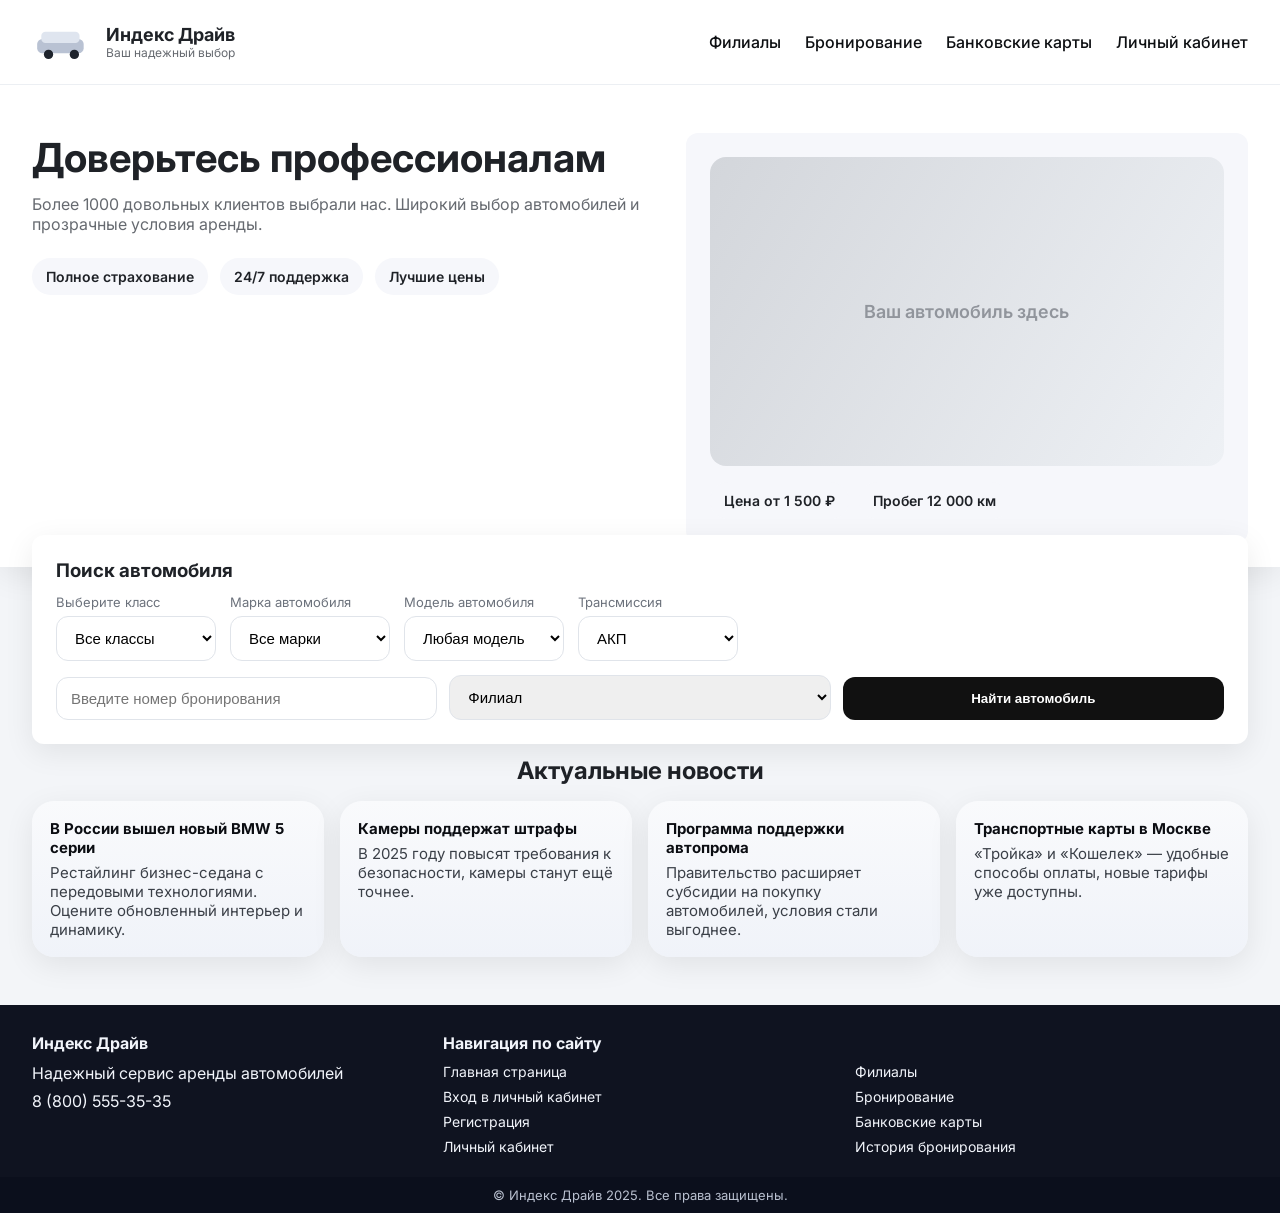
<file: index.html>
<!doctype html>
<html lang="ru">
<head>
  <meta charset="UTF-8">
  <meta name="viewport" content="width=device-width, initial-scale=1.0">
  <title>Индекс Драйв — Главная</title>
  <link rel="stylesheet" href="style.css">
</head>
<body>
  <header>
    <div class="logo">
      <svg viewBox="0 0 120 80" aria-hidden="true">
        <rect x="10" y="34" width="90" height="28" rx="10" fill="#b9c2d3" />
        <rect x="18" y="20" width="74" height="22" rx="8" fill="#dfe5ef" />
        <circle cx="32" cy="64" r="9" fill="#1e232c" />
        <circle cx="82" cy="64" r="9" fill="#1e232c" />
      </svg>
      <div class="logo-title">
        <strong>Индекс Драйв</strong>
        <span>Ваш надежный выбор</span>
      </div>
    </div>
    <nav>
      <a href="branches.html">Филиалы</a>
      <a href="cars.html">Бронирование</a>
      <a href="cards.html">Банковские карты</a>
      <a href="account.html">Личный кабинет</a>
    </nav>
  </header>

  <main>
    <section class="hero">
      <div>
        <h1>Доверьтесь профессионалам</h1>
        <p>Более 1000 довольных клиентов выбрали нас. Широкий выбор автомобилей и прозрачные условия аренды.</p>
        <div class="badges">
          <span class="badge">Полное страхование</span>
          <span class="badge">24/7 поддержка</span>
          <span class="badge">Лучшие цены</span>
        </div>
      </div>
      <div class="car-panel">
        <div class="car-image">Ваш автомобиль здесь</div>
        <div style="display:flex;gap:10px;align-items:center;">
          <span class="badge">Цена от 1 500 ₽</span>
          <span class="badge">Пробег 12 000 км</span>
        </div>
      </div>
    </section>

    <section class="search-card">
      <h3 style="margin:0 0 12px;">Поиск автомобиля</h3>
      <div class="search-top">
        <label>Выберите класс
          <select>
            <option>Все классы</option>
            <option>Премиум</option>
            <option>Средний</option>
            <option>Эконом</option>
          </select>
        </label>
        <label>Марка автомобиля
          <select>
            <option>Все марки</option>
            <option>BMW</option>
            <option>Mercedes</option>
            <option>Toyota</option>
          </select>
        </label>
        <label>Модель автомобиля
          <select>
            <option>Любая модель</option>
            <option>3 Series</option>
            <option>C-Class</option>
            <option>Camry</option>
          </select>
        </label>
        <label>Трансмиссия
          <select>
            <option>АКП</option>
            <option>МКП</option>
          </select>
        </label>
      </div>
      <div class="search-bottom">
        <input type="text" placeholder="Введите номер бронирования">
        <select>
          <option>Филиал</option>
          <option>Центральный</option>
          <option>Университет</option>
        </select>
        <button class="button-primary">Найти автомобиль</button>
      </div>
    </section>

    <section class="section">
      <h2>Актуальные новости</h2>
      <div class="news-grid">
        <article class="news-card">
          <strong>В России вышел новый BMW 5 серии</strong>
          <span>Рестайлинг бизнес-седана с передовыми технологиями. Оцените обновленный интерьер и динамику.</span>
        </article>
        <article class="news-card">
          <strong>Камеры поддержат штрафы</strong>
          <span>В 2025 году повысят требования к безопасности, камеры станут ещё точнее.</span>
        </article>
        <article class="news-card">
          <strong>Программа поддержки автопрома</strong>
          <span>Правительство расширяет субсидии на покупку автомобилей, условия стали выгоднее.</span>
        </article>
        <article class="news-card">
          <strong>Транспортные карты в Москве</strong>
          <span>«Тройка» и «Кошелек» — удобные способы оплаты, новые тарифы уже доступны.</span>
        </article>
      </div>
    </section>
  </main>

  <footer>
    <div class="footer">
      <div>
        <h4>Индекс Драйв</h4>
        <p style="margin:0 0 8px;">Надежный сервис аренды автомобилей</p>
        <div>8 (800) 555-35-35</div>
      </div>
      <div>
        <h4>Навигация по сайту</h4>
        <ul>
          <li><a href="index.html">Главная страница</a></li>
          <li><a href="login.html">Вход в личный кабинет</a></li>
          <li><a href="registration.html">Регистрация</a></li>
          <li><a href="account.html">Личный кабинет</a></li>
        </ul>
      </div>
      <div>
        <h4>&nbsp;</h4>
        <ul>
          <li><a href="branches.html">Филиалы</a></li>
          <li><a href="cars.html">Бронирование</a></li>
          <li><a href="cards.html">Банковские карты</a></li>
          <li><a href="history.html">История бронирования</a></li>
        </ul>
      </div>
    </div>
    <div class="footer-bottom">© Индекс Драйв 2025. Все права защищены.</div>
  </footer>
</body>
</html>
</file>
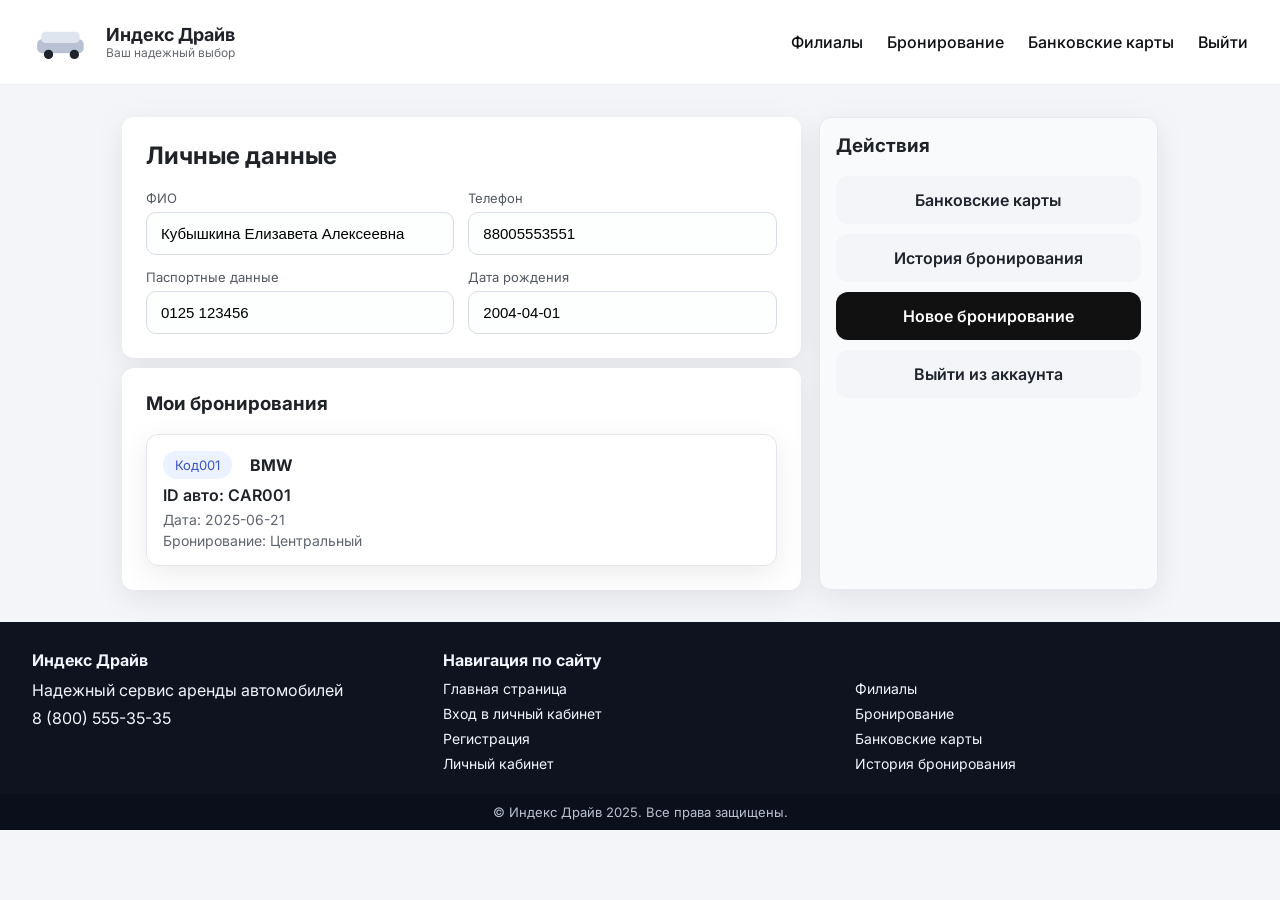
<file: account.html>
<!doctype html>
<html lang="ru">
<head>
  <meta charset="UTF-8">
  <meta name="viewport" content="width=device-width, initial-scale=1.0">
  <title>Личный кабинет — Индекс Драйв</title>
  <link rel="stylesheet" href="style.css">
</head>
<body>
  <header>
    <div class="logo">
      <svg viewBox="0 0 120 80" aria-hidden="true">
        <rect x="10" y="34" width="90" height="28" rx="10" fill="#b9c2d3" />
        <rect x="18" y="20" width="74" height="22" rx="8" fill="#dfe5ef" />
        <circle cx="32" cy="64" r="9" fill="#1e232c" />
        <circle cx="82" cy="64" r="9" fill="#1e232c" />
      </svg>
      <div class="logo-title">
        <strong>Индекс Драйв</strong>
        <span>Ваш надежный выбор</span>
      </div>
    </div>
    <nav>
      <a href="branches.html">Филиалы</a>
      <a href="cars.html">Бронирование</a>
      <a href="cards.html">Банковские карты</a>
      <a href="login.html">Выйти</a>
    </nav>
  </header>

  <main class="page">
    <div class="grid-2">
      <div class="list-block">
        <div class="card">
          <h2 style="margin-top:0;">Личные данные</h2>
          <div class="form-grid">
            <label>ФИО
              <input type="text" value="Кубышкина Елизавета Алексеевна">
            </label>
            <label>Телефон
              <input type="text" value="88005553551">
            </label>
            <label>Паспортные данные
              <input type="text" value="0125 123456">
            </label>
            <label>Дата рождения
              <input type="text" value="2004-04-01">
            </label>
          </div>
        </div>

        <div class="card">
          <h3 style="margin-top:0;">Мои бронирования</h3>
          <div class="booking-card">
            <div style="display:flex;align-items:center;gap:10px;">
              <span class="tag" style="background:#ecf2ff;color:#3a54c3;">Код001</span>
              <strong>BMW</strong>
            </div>
            <p style="margin:6px 0; font-weight:600;">ID авто: CAR001</p>
            <div style="color:#606570; font-size:14px; display:grid; gap:4px;">
              <span>Дата: 2025-06-21</span>
              <span>Бронирование: Центральный</span>
            </div>
          </div>
        </div>
      </div>

      <aside class="action-card">
        <h3 style="margin-top:0;">Действия</h3>
        <a class="button-primary" href="cards.html" style="display:block;text-align:center;background:#f3f5f9;color:#1f232b;">Банковские карты</a>
        <a class="button-primary" href="history.html" style="display:block;text-align:center;background:#f3f5f9;color:#1f232b;">История бронирования</a>
        <a class="button-primary" href="cars.html" style="display:block;text-align:center;">Новое бронирование</a>
        <a class="button-primary" href="login.html" style="display:block;text-align:center;background:#f3f5f9;color:#1f232b;">Выйти из аккаунта</a>
      </aside>
    </div>
  </main>

  <div class="modal" id="add-card-modal">
    <div class="modal-content">
      <a class="modal-close" href="#">×</a>
      <h3 style="margin-top:0;">Добавление банковской карты</h3>
      <div class="form-grid">
        <label>Номер карты
          <input type="text" placeholder="1111 2222 3333 4444">
        </label>
        <label>Имя и фамилия держателя
          <input type="text" placeholder="IVAN IVANOV">
        </label>
        <label>Срок действия
          <input type="text" placeholder="MM/ГГ">
        </label>
        <label>CVV/CVC
          <input type="text" placeholder="123">
        </label>
      </div>
      <div class="form-actions">
        <button class="button-primary" style="width:100%;">Добавить</button>
      </div>
    </div>
  </div>

  <footer>
    <div class="footer">
      <div>
        <h4>Индекс Драйв</h4>
        <p style="margin:0 0 8px;">Надежный сервис аренды автомобилей</p>
        <div>8 (800) 555-35-35</div>
      </div>
      <div>
        <h4>Навигация по сайту</h4>
        <ul>
          <li><a href="index.html">Главная страница</a></li>
          <li><a href="login.html">Вход в личный кабинет</a></li>
          <li><a href="registration.html">Регистрация</a></li>
          <li><a href="account.html">Личный кабинет</a></li>
        </ul>
      </div>
      <div>
        <h4>&nbsp;</h4>
        <ul>
          <li><a href="branches.html">Филиалы</a></li>
          <li><a href="cars.html">Бронирование</a></li>
          <li><a href="cards.html">Банковские карты</a></li>
          <li><a href="history.html">История бронирования</a></li>
        </ul>
      </div>
    </div>
    <div class="footer-bottom">© Индекс Драйв 2025. Все права защищены.</div>
  </footer>
</body>
</html>
</file>
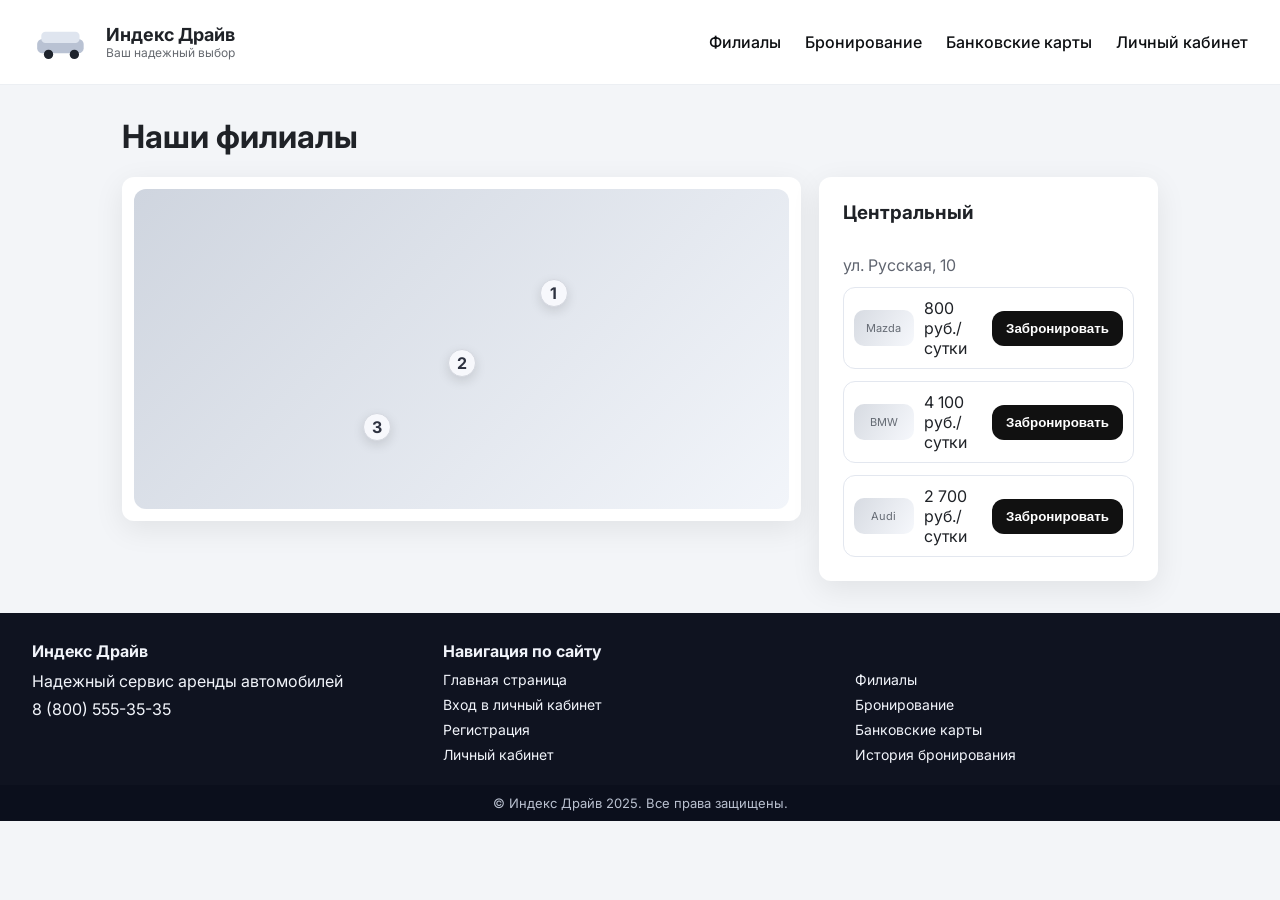
<file: branches.html>
<!doctype html>
<html lang="ru">
<head>
  <meta charset="UTF-8">
  <meta name="viewport" content="width=device-width, initial-scale=1.0">
  <title>Наши филиалы — Индекс Драйв</title>
  <link rel="stylesheet" href="style.css">
</head>
<body>
  <header>
    <div class="logo">
      <svg viewBox="0 0 120 80" aria-hidden="true">
        <rect x="10" y="34" width="90" height="28" rx="10" fill="#b9c2d3" />
        <rect x="18" y="20" width="74" height="22" rx="8" fill="#dfe5ef" />
        <circle cx="32" cy="64" r="9" fill="#1e232c" />
        <circle cx="82" cy="64" r="9" fill="#1e232c" />
      </svg>
      <div class="logo-title">
        <strong>Индекс Драйв</strong>
        <span>Ваш надежный выбор</span>
      </div>
    </div>
    <nav>
      <a href="branches.html">Филиалы</a>
      <a href="cars.html">Бронирование</a>
      <a href="cards.html">Банковские карты</a>
      <a href="account.html">Личный кабинет</a>
    </nav>
  </header>

  <main class="page">
    <h1 style="margin-top:0;">Наши филиалы</h1>
    <div class="grid-2" style="align-items:start;">
      <div class="map-panel">
        <div class="map-placeholder">
          <div class="map-pin" style="top:28%;left:62%;">1</div>
          <div class="map-pin" style="top:50%;left:48%;">2</div>
          <div class="map-pin" style="top:70%;left:35%;">3</div>
        </div>
      </div>
      <div class="card branch-card">
        <h3 style="margin-top:0;">Центральный</h3>
        <div style="color:#606570;">ул. Русская, 10</div>
        <div class="car-option">
          <div class="car-thumb">Mazda</div>
          <div>800 руб./сутки</div>
          <button class="button-primary" style="padding:10px 14px;">Забронировать</button>
        </div>
        <div class="car-option">
          <div class="car-thumb">BMW</div>
          <div>4 100 руб./сутки</div>
          <button class="button-primary" style="padding:10px 14px;">Забронировать</button>
        </div>
        <div class="car-option">
          <div class="car-thumb">Audi</div>
          <div>2 700 руб./сутки</div>
          <button class="button-primary" style="padding:10px 14px;">Забронировать</button>
        </div>
      </div>
    </div>
  </main>

  <footer>
    <div class="footer">
      <div>
        <h4>Индекс Драйв</h4>
        <p style="margin:0 0 8px;">Надежный сервис аренды автомобилей</p>
        <div>8 (800) 555-35-35</div>
      </div>
      <div>
        <h4>Навигация по сайту</h4>
        <ul>
          <li><a href="index.html">Главная страница</a></li>
          <li><a href="login.html">Вход в личный кабинет</a></li>
          <li><a href="registration.html">Регистрация</a></li>
          <li><a href="account.html">Личный кабинет</a></li>
        </ul>
      </div>
      <div>
        <h4>&nbsp;</h4>
        <ul>
          <li><a href="branches.html">Филиалы</a></li>
          <li><a href="cars.html">Бронирование</a></li>
          <li><a href="cards.html">Банковские карты</a></li>
          <li><a href="history.html">История бронирования</a></li>
        </ul>
      </div>
    </div>
    <div class="footer-bottom">© Индекс Драйв 2025. Все права защищены.</div>
  </footer>
</body>
</html>
</file>
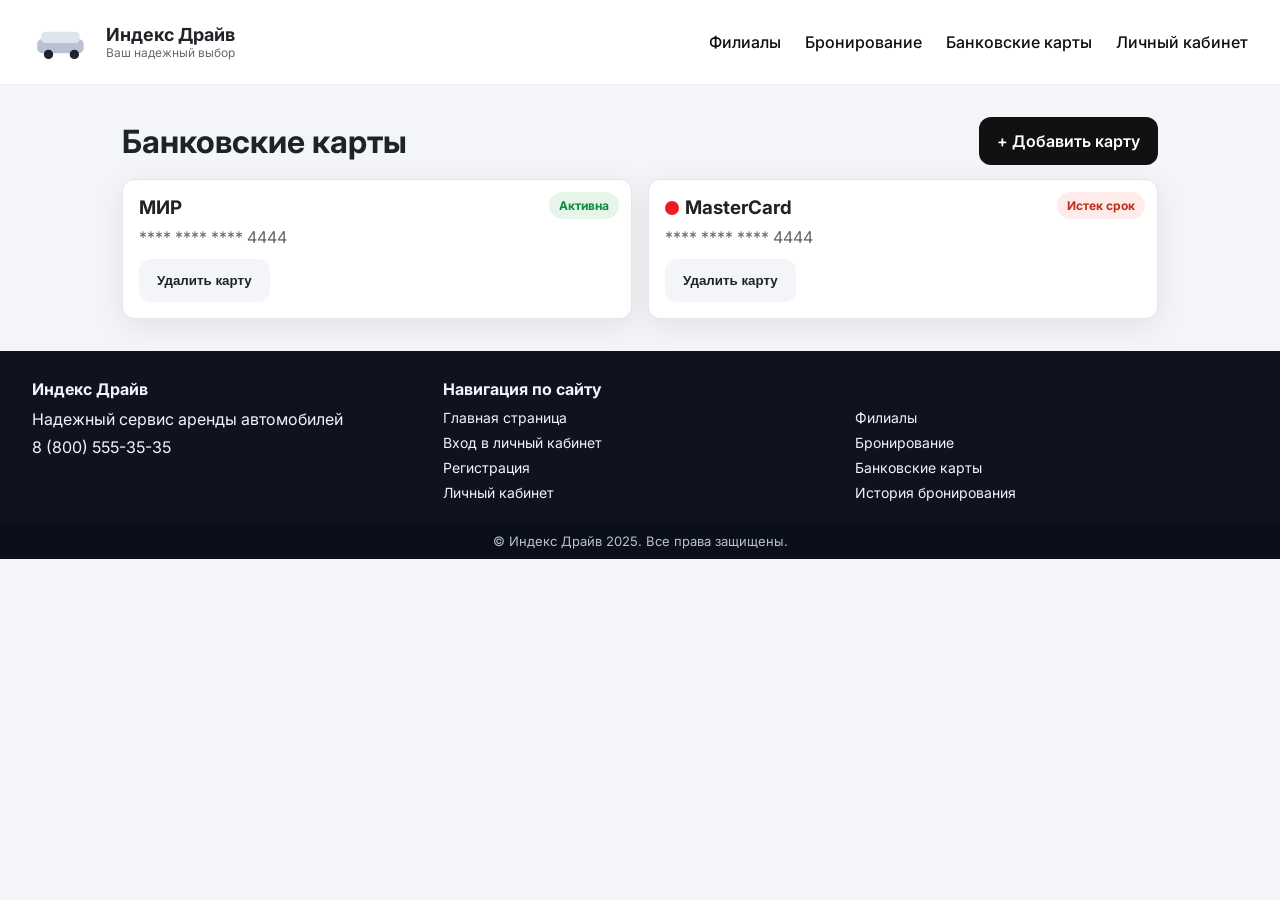
<file: cards.html>
<!doctype html>
<html lang="ru">
<head>
  <meta charset="UTF-8">
  <meta name="viewport" content="width=device-width, initial-scale=1.0">
  <title>Банковские карты — Индекс Драйв</title>
  <link rel="stylesheet" href="style.css">
</head>
<body>
  <header>
    <div class="logo">
      <svg viewBox="0 0 120 80" aria-hidden="true">
        <rect x="10" y="34" width="90" height="28" rx="10" fill="#b9c2d3" />
        <rect x="18" y="20" width="74" height="22" rx="8" fill="#dfe5ef" />
        <circle cx="32" cy="64" r="9" fill="#1e232c" />
        <circle cx="82" cy="64" r="9" fill="#1e232c" />
      </svg>
      <div class="logo-title">
        <strong>Индекс Драйв</strong>
        <span>Ваш надежный выбор</span>
      </div>
    </div>
    <nav>
      <a href="branches.html">Филиалы</a>
      <a href="cars.html">Бронирование</a>
      <a href="cards.html">Банковские карты</a>
      <a href="account.html">Личный кабинет</a>
    </nav>
  </header>

  <main class="page">
    <div style="display:flex;justify-content:space-between;align-items:center;gap:12px;flex-wrap:wrap;">
      <h1 style="margin:0;">Банковские карты</h1>
      <a class="button-primary" href="#add-card-modal">+ Добавить карту</a>
    </div>
    <div class="card-grid" style="margin-top:14px;">
      <article class="card-tile">
        <div class="card-status success">Активна</div>
        <h3 style="margin:0 0 8px;">МИР</h3>
        <p style="margin:0 0 12px;color:#606570;">**** **** **** 4444</p>
        <button class="button-primary" style="background:#f3f5f9;color:#1f232b;">Удалить карту</button>
      </article>
      <article class="card-tile">
        <div class="card-status warning">Истек срок</div>
        <h3 style="margin:0 0 8px;display:flex;align-items:center;gap:6px;">
          <span style="width:14px;height:14px;border-radius:50%;background:#ed1c24;display:inline-block;"></span>
          MasterCard
        </h3>
        <p style="margin:0 0 12px;color:#606570;">**** **** **** 4444</p>
        <button class="button-primary" style="background:#f3f5f9;color:#1f232b;">Удалить карту</button>
      </article>
    </div>
  </main>

  <div class="modal" id="add-card-modal">
    <div class="modal-content">
      <a class="modal-close" href="#">×</a>
      <h3 style="margin-top:0;">Добавление банковской карты</h3>
      <div class="form-grid">
        <label>Номер карты
          <input type="text" placeholder="1111 2222 3333 4444">
        </label>
        <label>Имя и фамилия держателя
          <input type="text" placeholder="IVAN IVANOV">
        </label>
        <label>Срок действия
          <input type="text" placeholder="MM/ГГ">
        </label>
        <label>CVV/CVC
          <input type="text" placeholder="123">
        </label>
      </div>
      <div class="form-actions">
        <button class="button-primary" style="width:100%;">Добавить</button>
      </div>
    </div>
  </div>

  <footer>
    <div class="footer">
      <div>
        <h4>Индекс Драйв</h4>
        <p style="margin:0 0 8px;">Надежный сервис аренды автомобилей</p>
        <div>8 (800) 555-35-35</div>
      </div>
      <div>
        <h4>Навигация по сайту</h4>
        <ul>
          <li><a href="index.html">Главная страница</a></li>
          <li><a href="login.html">Вход в личный кабинет</a></li>
          <li><a href="registration.html">Регистрация</a></li>
          <li><a href="account.html">Личный кабинет</a></li>
        </ul>
      </div>
      <div>
        <h4>&nbsp;</h4>
        <ul>
          <li><a href="branches.html">Филиалы</a></li>
          <li><a href="cars.html">Бронирование</a></li>
          <li><a href="cards.html">Банковские карты</a></li>
          <li><a href="history.html">История бронирования</a></li>
        </ul>
      </div>
    </div>
    <div class="footer-bottom">© Индекс Драйв 2025. Все права защищены.</div>
  </footer>
</body>
</html>
</file>
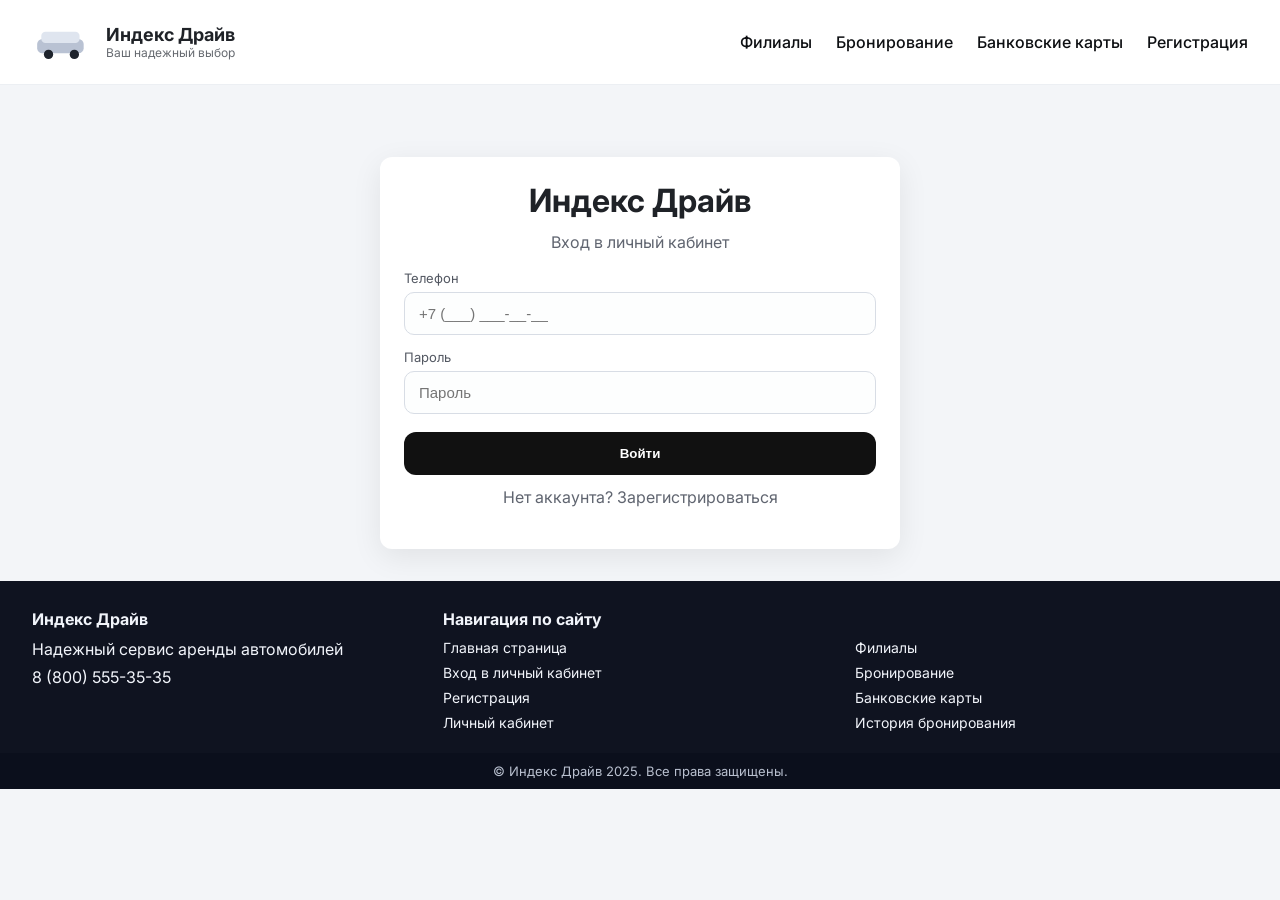
<file: login.html>
<!doctype html>
<html lang="ru">
<head>
  <meta charset="UTF-8">
  <meta name="viewport" content="width=device-width, initial-scale=1.0">
  <title>Вход — Индекс Драйв</title>
  <link rel="stylesheet" href="style.css">
</head>
<body>
  <header>
    <div class="logo">
      <svg viewBox="0 0 120 80" aria-hidden="true">
        <rect x="10" y="34" width="90" height="28" rx="10" fill="#b9c2d3" />
        <rect x="18" y="20" width="74" height="22" rx="8" fill="#dfe5ef" />
        <circle cx="32" cy="64" r="9" fill="#1e232c" />
        <circle cx="82" cy="64" r="9" fill="#1e232c" />
      </svg>
      <div class="logo-title">
        <strong>Индекс Драйв</strong>
        <span>Ваш надежный выбор</span>
      </div>
    </div>
    <nav>
      <a href="branches.html">Филиалы</a>
      <a href="cars.html">Бронирование</a>
      <a href="cards.html">Банковские карты</a>
      <a href="registration.html">Регистрация</a>
    </nav>
  </header>

  <main class="page">
    <div class="card login-card">
      <h1>Индекс Драйв</h1>
      <p>Вход в личный кабинет</p>
      <div class="form-grid" style="grid-template-columns:1fr;">
        <label>Телефон
          <input type="text" placeholder="+7 (___) ___-__-__">
        </label>
        <label>Пароль
          <input type="password" placeholder="Пароль">
        </label>
      </div>
      <div class="form-actions">
        <button class="button-primary" style="width:100%;">Войти</button>
      </div>
      <p style="text-align:center;margin-top:12px;">Нет аккаунта? <a href="registration.html">Зарегистрироваться</a></p>
    </div>
  </main>

  <footer>
    <div class="footer">
      <div>
        <h4>Индекс Драйв</h4>
        <p style="margin:0 0 8px;">Надежный сервис аренды автомобилей</p>
        <div>8 (800) 555-35-35</div>
      </div>
      <div>
        <h4>Навигация по сайту</h4>
        <ul>
          <li><a href="index.html">Главная страница</a></li>
          <li><a href="login.html">Вход в личный кабинет</a></li>
          <li><a href="registration.html">Регистрация</a></li>
          <li><a href="account.html">Личный кабинет</a></li>
        </ul>
      </div>
      <div>
        <h4>&nbsp;</h4>
        <ul>
          <li><a href="branches.html">Филиалы</a></li>
          <li><a href="cars.html">Бронирование</a></li>
          <li><a href="cards.html">Банковские карты</a></li>
          <li><a href="history.html">История бронирования</a></li>
        </ul>
      </div>
    </div>
    <div class="footer-bottom">© Индекс Драйв 2025. Все права защищены.</div>
  </footer>
</body>
</html>
</file>
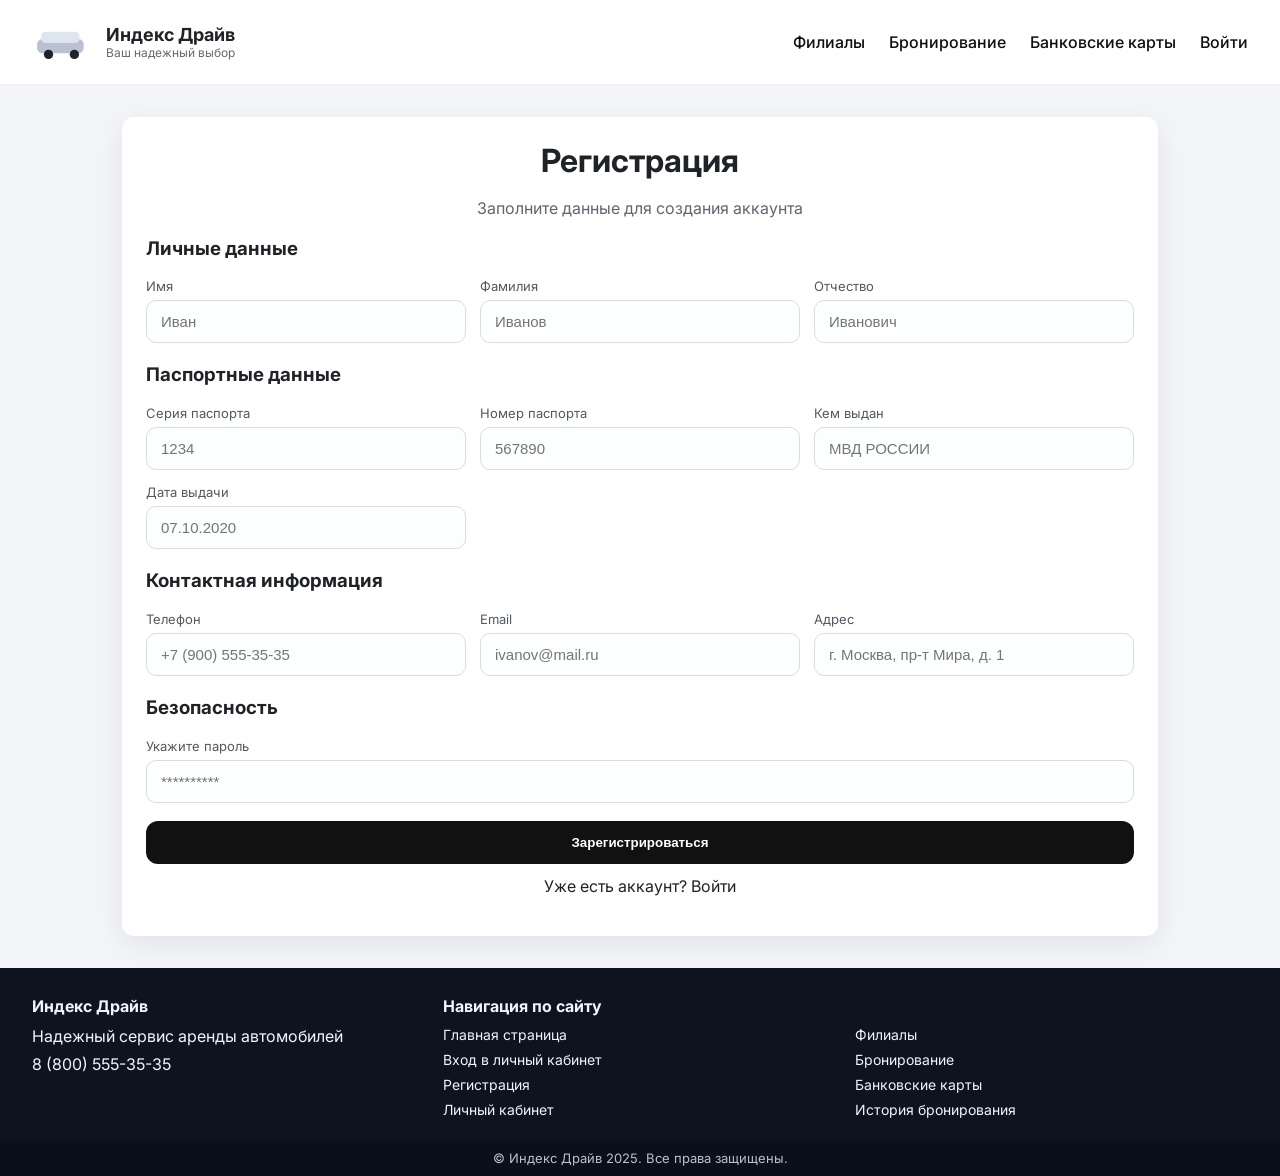
<file: registration.html>
<!doctype html>
<html lang="ru">
<head>
  <meta charset="UTF-8">
  <meta name="viewport" content="width=device-width, initial-scale=1.0">
  <title>Регистрация — Индекс Драйв</title>
  <link rel="stylesheet" href="style.css">
</head>
<body>
  <header>
    <div class="logo">
      <svg viewBox="0 0 120 80" aria-hidden="true">
        <rect x="10" y="34" width="90" height="28" rx="10" fill="#b9c2d3" />
        <rect x="18" y="20" width="74" height="22" rx="8" fill="#dfe5ef" />
        <circle cx="32" cy="64" r="9" fill="#1e232c" />
        <circle cx="82" cy="64" r="9" fill="#1e232c" />
      </svg>
      <div class="logo-title">
        <strong>Индекс Драйв</strong>
        <span>Ваш надежный выбор</span>
      </div>
    </div>
    <nav>
      <a href="branches.html">Филиалы</a>
      <a href="cars.html">Бронирование</a>
      <a href="cards.html">Банковские карты</a>
      <a href="login.html">Войти</a>
    </nav>
  </header>

  <main class="page">
    <div class="card">
      <h1 class="title-center">Регистрация</h1>
      <p class="title-center" style="color:#606570;">Заполните данные для создания аккаунта</p>

      <h3>Личные данные</h3>
      <div class="form-grid">
        <label>Имя
          <input type="text" placeholder="Иван">
        </label>
        <label>Фамилия
          <input type="text" placeholder="Иванов">
        </label>
        <label>Отчество
          <input type="text" placeholder="Иванович">
        </label>
      </div>

      <h3 style="margin-top:20px;">Паспортные данные</h3>
      <div class="form-grid">
        <label>Серия паспорта
          <input type="text" placeholder="1234">
        </label>
        <label>Номер паспорта
          <input type="text" placeholder="567890">
        </label>
        <label>Кем выдан
          <input type="text" placeholder="МВД РОССИИ">
        </label>
        <label>Дата выдачи
          <input type="text" placeholder="07.10.2020">
        </label>
      </div>

      <h3 style="margin-top:20px;">Контактная информация</h3>
      <div class="form-grid">
        <label>Телефон
          <input type="text" placeholder="+7 (900) 555-35-35">
        </label>
        <label>Email
          <input type="email" placeholder="ivanov@mail.ru">
        </label>
        <label>Адрес
          <input type="text" placeholder="г. Москва, пр-т Мира, д. 1">
        </label>
      </div>

      <h3 style="margin-top:20px;">Безопасность</h3>
      <div class="form-grid">
        <label>Укажите пароль
          <input type="password" placeholder="**********">
        </label>
      </div>

      <div class="form-actions">
        <button class="button-primary" style="width:100%;">Зарегистрироваться</button>
      </div>
      <p style="text-align:center;margin-top:12px;">Уже есть аккаунт? <a href="login.html">Войти</a></p>
    </div>
  </main>

  <footer>
    <div class="footer">
      <div>
        <h4>Индекс Драйв</h4>
        <p style="margin:0 0 8px;">Надежный сервис аренды автомобилей</p>
        <div>8 (800) 555-35-35</div>
      </div>
      <div>
        <h4>Навигация по сайту</h4>
        <ul>
          <li><a href="index.html">Главная страница</a></li>
          <li><a href="login.html">Вход в личный кабинет</a></li>
          <li><a href="registration.html">Регистрация</a></li>
          <li><a href="account.html">Личный кабинет</a></li>
        </ul>
      </div>
      <div>
        <h4>&nbsp;</h4>
        <ul>
          <li><a href="branches.html">Филиалы</a></li>
          <li><a href="cars.html">Бронирование</a></li>
          <li><a href="cards.html">Банковские карты</a></li>
          <li><a href="history.html">История бронирования</a></li>
        </ul>
      </div>
    </div>
    <div class="footer-bottom">© Индекс Драйв 2025. Все права защищены.</div>
  </footer>
</body>
</html>
</file>
<file: style.css>
@import url('https://fonts.googleapis.com/css2?family=Inter:wght@400;500;600;700&display=swap');

:root {
  --primary: #000000;
  --accent: #c90912;
  --muted: #666a70;
  --background: #ffffff;
  --border: #e0e4ea;
  --shadow: 0 8px 30px rgba(0, 0, 0, 0.08);
  --radius: 12px;
}

* {
  box-sizing: border-box;
}

body {
  margin: 0;
  font-family: 'Inter', system-ui, -apple-system, sans-serif;
  background: #f3f5f8;
  color: #1f2227;
  min-height: 100vh;
}

a {
  color: inherit;
  text-decoration: none;
}

header {
  display: flex;
  align-items: center;
  justify-content: space-between;
  padding: 20px 32px;
  background: #fff;
  border-bottom: 1px solid #eceff3;
  position: sticky;
  top: 0;
  z-index: 10;
}

.logo {
  display: flex;
  align-items: center;
  gap: 12px;
}

.logo svg {
  width: 62px;
  height: 44px;
}

.logo-title {
  display: flex;
  flex-direction: column;
  line-height: 1.2;
}

.logo-title strong {
  font-size: 18px;
  font-weight: 700;
}

.logo-title span {
  font-size: 12px;
  color: var(--muted);
}

nav {
  display: flex;
  align-items: center;
  gap: 24px;
  font-weight: 500;
  color: #0d0f12;
}

.hero {
  display: grid;
  grid-template-columns: 1.05fr 0.95fr;
  gap: 32px;
  padding: 48px 32px 24px;
  background: #fff;
  box-shadow: var(--shadow);
}

.hero h1 {
  margin: 0 0 12px;
  font-size: 40px;
}

.hero p {
  margin: 0 0 24px;
  color: var(--muted);
  font-size: 16px;
}

.hero .badges {
  display: flex;
  flex-wrap: wrap;
  gap: 12px;
  margin: 18px 0 0;
}

.badge {
  display: inline-flex;
  align-items: center;
  gap: 8px;
  padding: 10px 14px;
  background: #f6f7fb;
  border-radius: 999px;
  font-weight: 600;
  font-size: 14px;
}

.badge svg {
  width: 18px;
  height: 18px;
}

.hero .car-panel {
  background: #f6f7fb;
  border-radius: var(--radius);
  padding: 24px;
  display: flex;
  flex-direction: column;
  gap: 16px;
  justify-content: center;
  position: relative;
}

.hero .car-panel .car-image {
  width: 100%;
  border-radius: 16px;
  background: linear-gradient(120deg, #d3d6db, #eef1f5);
  aspect-ratio: 5 / 3;
  display: flex;
  align-items: center;
  justify-content: center;
  color: #91959c;
  font-weight: 600;
  font-size: 18px;
}

.search-card {
  background: #fff;
  box-shadow: var(--shadow);
  border-radius: var(--radius);
  padding: 24px;
  margin: 0 32px;
  margin-top: -32px;
  position: relative;
  z-index: 1;
}

.search-top {
  display: flex;
  gap: 14px;
  flex-wrap: wrap;
}

.search-top label {
  display: flex;
  flex-direction: column;
  gap: 6px;
  font-size: 13px;
  color: #6c727c;
}

.search-top select,
.search-top input {
  padding: 12px 14px;
  border-radius: 12px;
  border: 1px solid var(--border);
  font-size: 15px;
  min-width: 160px;
  background: #fff;
}

.search-bottom {
  display: grid;
  grid-template-columns: repeat(auto-fit, minmax(220px, 1fr));
  gap: 12px;
  margin-top: 14px;
  align-items: end;
}

.search-bottom input,
.search-bottom select {
  padding: 12px 14px;
  border-radius: 12px;
  border: 1px solid var(--border);
  font-size: 15px;
}

.button-primary {
  padding: 14px 18px;
  background: #111;
  color: #fff;
  border: none;
  border-radius: 12px;
  font-weight: 600;
  cursor: pointer;
  transition: transform 0.15s ease, box-shadow 0.15s ease;
}

.button-primary:hover {
  transform: translateY(-1px);
  box-shadow: 0 10px 25px rgba(0, 0, 0, 0.12);
}

.section {
  padding: 12px 32px 48px;
}

.section h2 {
  margin: 0 0 16px;
  text-align: center;
}

.news-grid {
  display: grid;
  grid-template-columns: repeat(auto-fit, minmax(240px, 1fr));
  gap: 16px;
}

.news-card {
  background: linear-gradient(180deg, #f9fafc 0%, #f0f3f9 100%);
  border-radius: 22px;
  padding: 18px;
  box-shadow: var(--shadow);
  display: flex;
  flex-direction: column;
  gap: 6px;
  font-size: 15px;
  color: #3a3f47;
}

.news-card strong {
  font-weight: 700;
  color: #0b0d12;
}

.footer {
  background: #0f1320;
  color: #f1f4fa;
  padding: 28px 32px 22px;
  display: grid;
  grid-template-columns: repeat(auto-fit, minmax(220px, 1fr));
  gap: 18px;
}

.footer h4 {
  margin: 0 0 10px;
  font-size: 16px;
}

.footer ul {
  list-style: none;
  padding: 0;
  margin: 0;
  display: grid;
  gap: 8px;
  font-size: 14px;
}

.footer-bottom {
  background: #0b0f1c;
  color: #b9c0cf;
  text-align: center;
  padding: 10px;
  font-size: 13px;
}

.page {
  max-width: 1100px;
  margin: 0 auto;
  padding: 32px;
}

.card {
  background: #fff;
  border-radius: var(--radius);
  box-shadow: var(--shadow);
  padding: 24px;
}

.form-grid {
  display: grid;
  grid-template-columns: repeat(auto-fit, minmax(240px, 1fr));
  gap: 14px;
  margin-top: 10px;
}

.form-grid label {
  font-size: 13px;
  color: #535862;
  display: flex;
  flex-direction: column;
  gap: 6px;
}

.form-grid input,
.form-grid select {
  padding: 12px 14px;
  border-radius: 10px;
  border: 1px solid #d8dde5;
  font-size: 15px;
  background: #fdfefe;
}

.form-actions {
  margin-top: 18px;
}

.title-center {
  text-align: center;
  margin: 0 0 18px;
}

.login-card {
  max-width: 520px;
  margin: 40px auto 0;
}

.login-card h1 {
  margin: 0 0 12px;
  font-size: 32px;
  text-align: center;
}

.login-card p {
  text-align: center;
  color: #606570;
  margin: 0 0 18px;
}

.grid-2 {
  display: grid;
  grid-template-columns: 2fr 1fr;
  gap: 18px;
}

.list-block {
  display: grid;
  gap: 10px;
}

.action-card {
  background: #f9fafc;
  border: 1px solid #e5e8f0;
  border-radius: var(--radius);
  padding: 16px;
  box-shadow: var(--shadow);
}

.action-card .button-primary {
  width: 100%;
  margin-top: 10px;
}

.booking-card,
.vehicle-card,
.card-tile {
  border: 1px solid #e2e6ee;
  border-radius: var(--radius);
  padding: 16px;
  background: #fff;
  box-shadow: var(--shadow);
}

.vehicle-grid,
.card-grid,
.branch-grid {
  display: grid;
  grid-template-columns: repeat(auto-fit, minmax(260px, 1fr));
  gap: 16px;
}

.vehicle-card img,
.booking-card img {
  width: 100%;
  border-radius: 12px;
  background: linear-gradient(135deg, #d5d8dd, #f3f6fb);
  aspect-ratio: 4 / 3;
  object-fit: cover;
}

.tag {
  display: inline-block;
  padding: 6px 12px;
  border-radius: 14px;
  background: #111;
  color: #fff;
  font-size: 13px;
  margin-right: 8px;
}

.card-tile {
  position: relative;
}

.card-status {
  position: absolute;
  top: 12px;
  right: 12px;
  padding: 6px 10px;
  border-radius: 999px;
  font-size: 12px;
  font-weight: 700;
}

.card-status.success {
  background: #e6f4ea;
  color: #0d8a3c;
}

.card-status.warning {
  background: #ffecea;
  color: #c12e1b;
}

.map-panel {
  background: #fff;
  border-radius: var(--radius);
  box-shadow: var(--shadow);
  padding: 12px;
}

.map-placeholder {
  width: 100%;
  height: 320px;
  border-radius: 12px;
  background: linear-gradient(135deg, #cfd5df, #f2f5fa);
  position: relative;
  overflow: hidden;
}

.map-pin {
  position: absolute;
  width: 28px;
  height: 28px;
  background: #f7f8fc;
  border: 1px solid #d5d8e0;
  border-radius: 50%;
  display: flex;
  align-items: center;
  justify-content: center;
  font-weight: 700;
  color: #2e3240;
  box-shadow: 0 4px 12px rgba(0, 0, 0, 0.12);
}

.branch-card {
  display: grid;
  gap: 12px;
}

.branch-card .car-option {
  display: grid;
  grid-template-columns: auto 1fr auto;
  gap: 10px;
  align-items: center;
  padding: 10px;
  border: 1px solid #e3e7ef;
  border-radius: 12px;
}

.car-thumb {
  width: 60px;
  height: 36px;
  border-radius: 10px;
  background: linear-gradient(120deg, #d7dbe2, #f6f8fc);
  display: flex;
  align-items: center;
  justify-content: center;
  font-size: 11px;
  color: #656b74;
}

.modal {
  position: fixed;
  inset: 0;
  background: rgba(0, 0, 0, 0.35);
  display: flex;
  align-items: center;
  justify-content: center;
  opacity: 0;
  pointer-events: none;
  transition: opacity 0.2s ease;
  padding: 16px;
}

.modal:target {
  opacity: 1;
  pointer-events: all;
}

.modal-content {
  background: #fff;
  padding: 22px;
  border-radius: 16px;
  width: min(480px, 100%);
  box-shadow: var(--shadow);
  position: relative;
}

.modal-close {
  position: absolute;
  top: 12px;
  right: 12px;
  font-size: 20px;
}

@media (max-width: 920px) {
  header {
    flex-direction: column;
    gap: 12px;
    align-items: flex-start;
  }

  nav {
    flex-wrap: wrap;
    gap: 16px;
  }

  .hero {
    grid-template-columns: 1fr;
  }

  .page {
    padding: 18px;
  }

  .search-card {
    margin: 0 16px;
    margin-top: -26px;
  }
}

@media (max-width: 600px) {
  .search-top,
  .search-bottom {
    grid-template-columns: 1fr;
  }

  .button-primary {
    width: 100%;
  }

  header {
    position: relative;
  }
}
</file>
